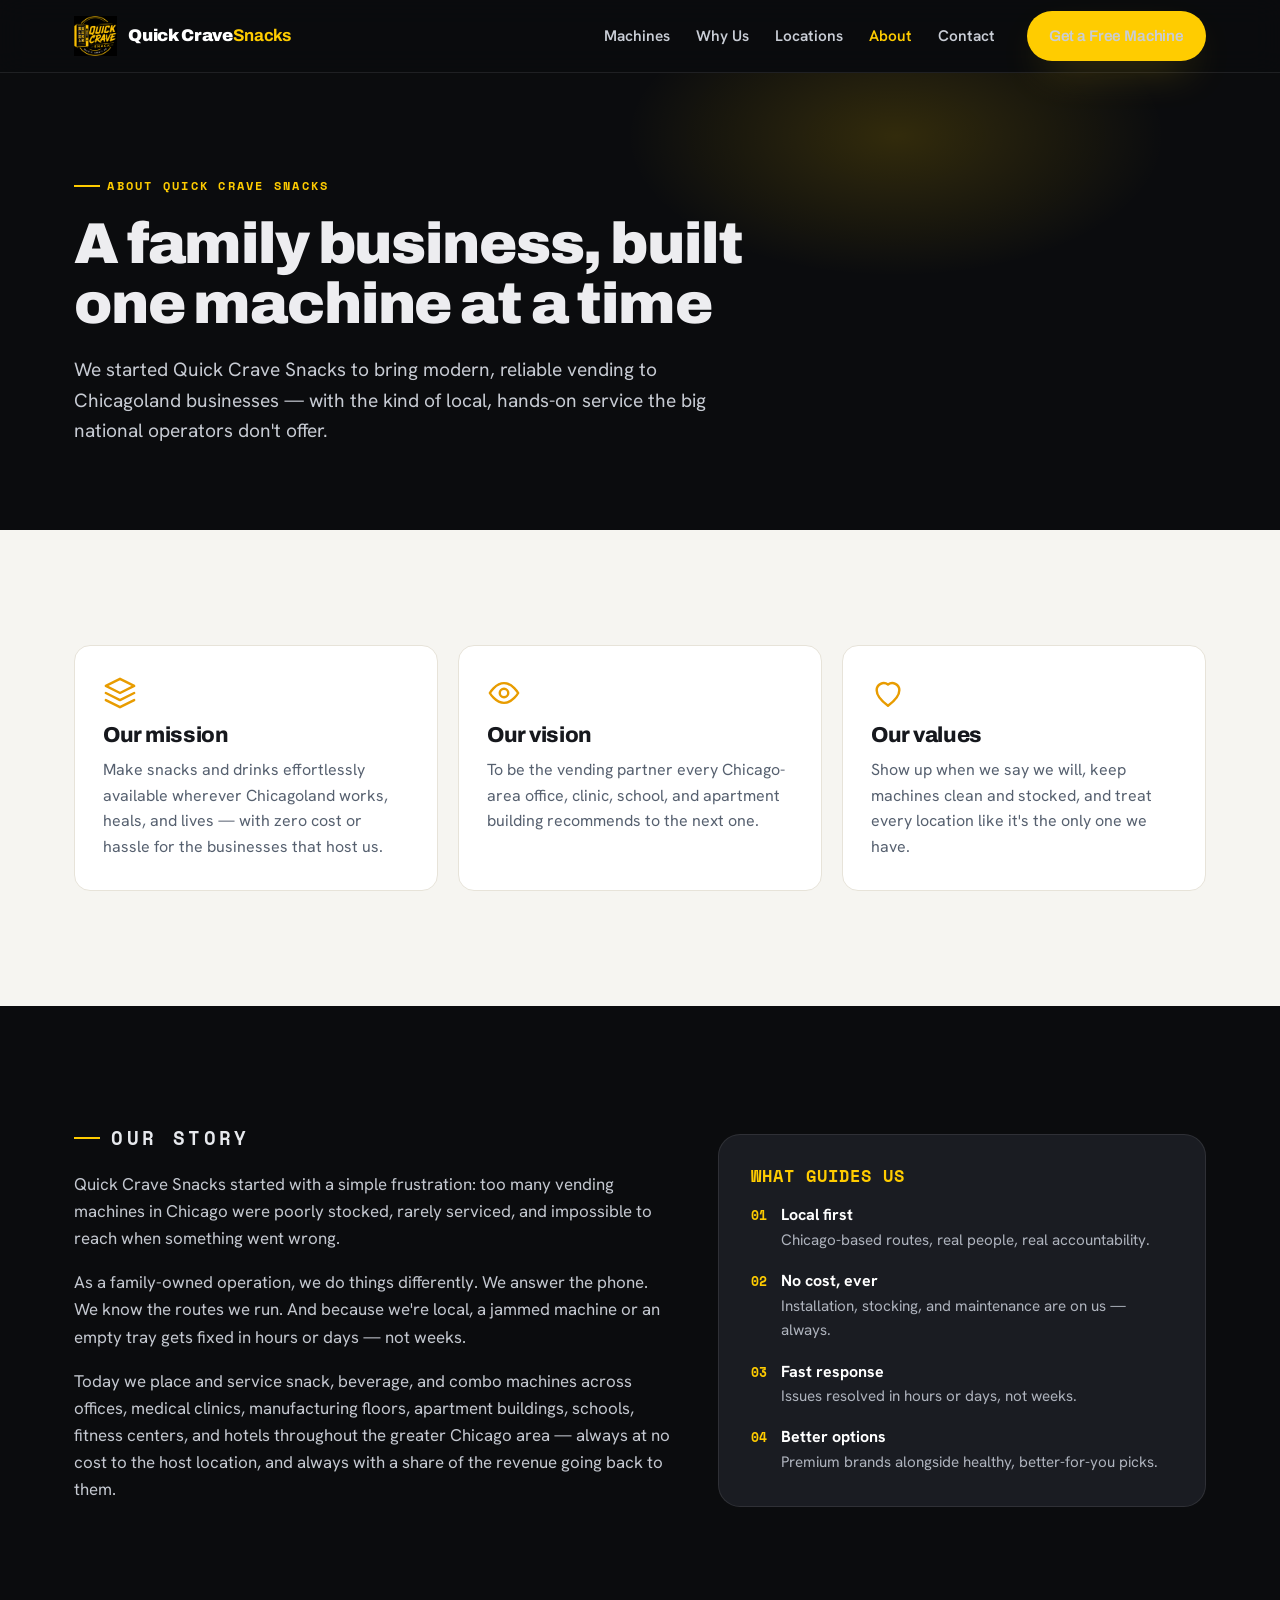
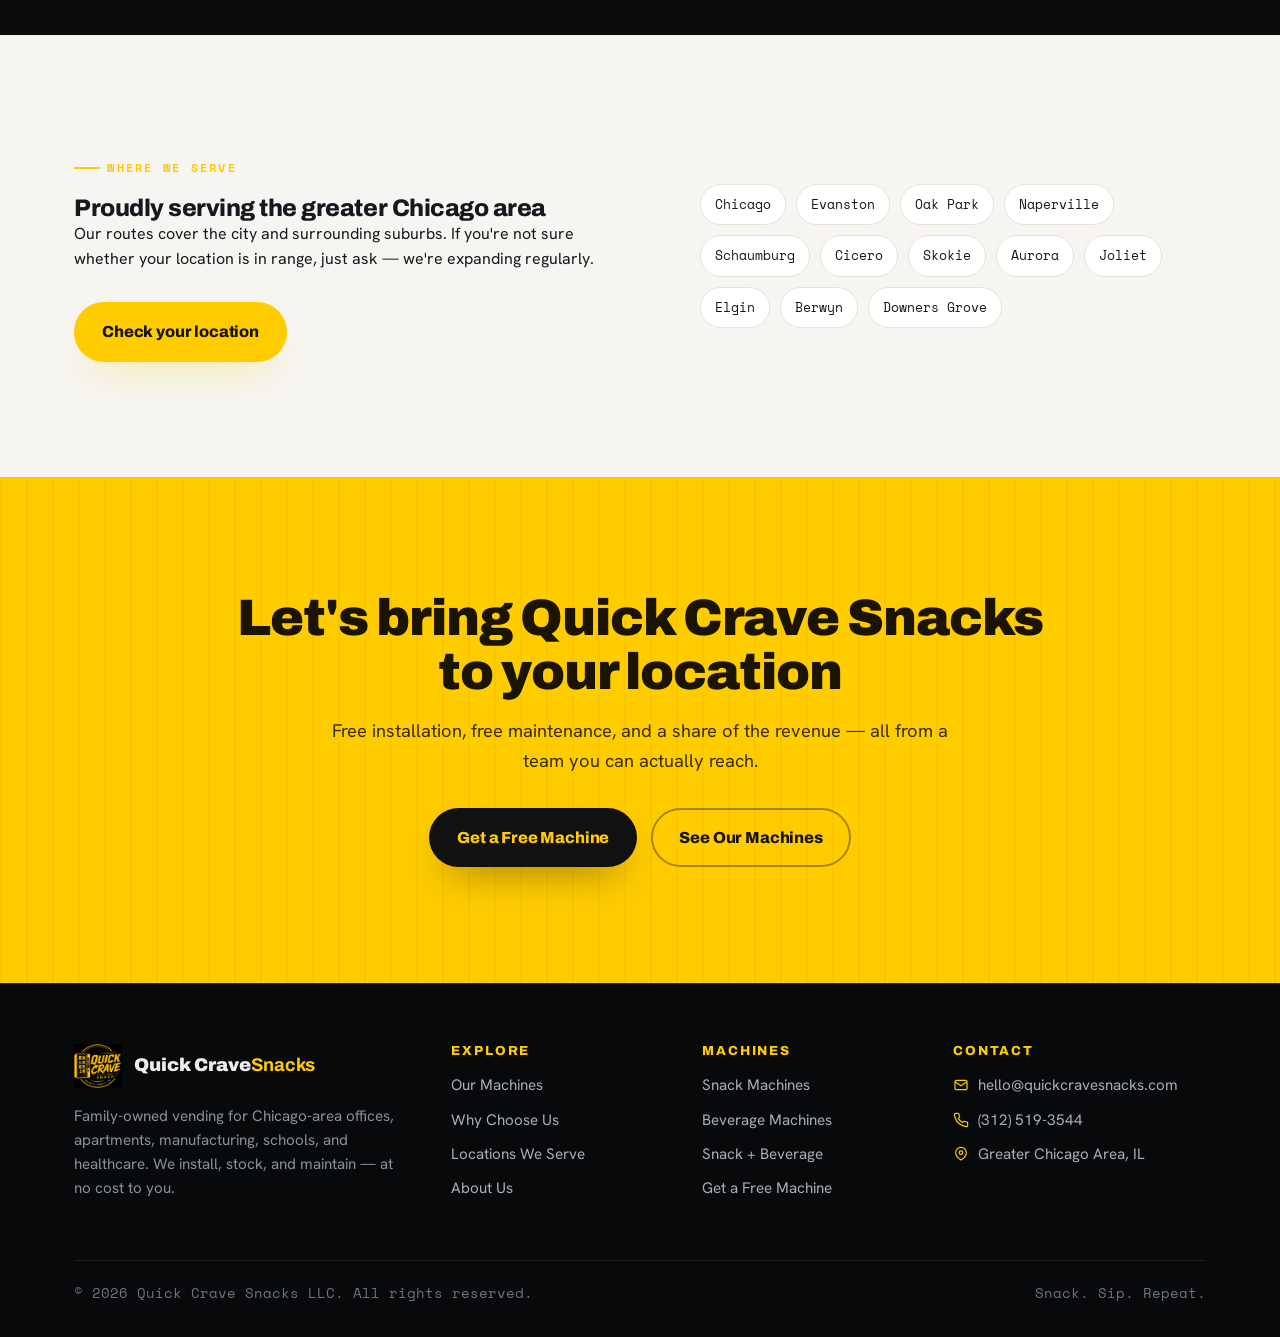
<file: about.html>
<!DOCTYPE html>
<html lang="en">
<head>
  <meta charset="UTF-8" />
  <meta name="viewport" content="width=device-width, initial-scale=1.0" />
  <title>About Us — Quick Crave Snacks</title>
  <meta name="description" content="Quick Crave Snacks is a family-owned vending company serving the greater Chicago area. Learn our story, mission, and the values behind every install." />
  <link rel="icon" type="image/png" href="assets/favicon.png" />
  <link rel="preconnect" href="https://fonts.googleapis.com" />
  <link rel="preconnect" href="https://fonts.gstatic.com" crossorigin />
  <link href="https://fonts.googleapis.com/css2?family=Archivo:wght@600;700;800;900&family=Hanken+Grotesk:wght@400;500;600;700&family=Space+Mono:wght@400;700&display=swap" rel="stylesheet" />
  <link rel="stylesheet" href="css/styles.css" />
</head>
<body>

  <!-- ===================== NAV ===================== -->
  <header class="nav">
    <div class="container nav-inner">
      <a class="nav-logo" href="index.html" aria-label="Quick Crave Snacks home">
        <img src="assets/logo.png" alt="Quick Crave Snacks logo" />
        <span class="wordmark">Quick Crave<b>Snacks</b></span>
      </a>
      <nav class="nav-links" aria-label="Primary">
        <a href="machines.html">Machines</a>
        <a href="index.html#why">Why Us</a>
        <a href="index.html#locations">Locations</a>
        <a href="about.html" class="active">About</a>
        <a href="contact.html">Contact</a>
        <a class="btn btn-primary btn-sm nav-cta" href="contact.html">Get a Free Machine</a>
      </nav>
      <button class="nav-toggle" aria-label="Menu" aria-expanded="false"><span></span><span></span><span></span></button>
    </div>
  </header>

  <main>
  <!-- ===================== PAGE HERO ===================== -->
  <section class="page-hero">
    <div class="container">
      <p class="eyebrow">About Quick Crave Snacks</p>
      <h1>A family business, built one machine at a time</h1>
      <p class="lede">We started Quick Crave Snacks to bring modern, reliable vending to Chicagoland businesses — with the kind of local, hands-on service the big national operators don't offer.</p>
    </div>
  </section>

  <!-- ===================== MISSION / VISION / VALUES ===================== -->
  <section class="section on-light">
    <div class="container">
      <div class="mvv">
        <div class="card reveal">
          <svg class="ic" viewBox="0 0 24 24" fill="none" stroke="currentColor" stroke-width="1.7" stroke-linecap="round" stroke-linejoin="round"><path d="M12 2 2 7l10 5 10-5-10-5Z"/><path d="M2 17l10 5 10-5M2 12l10 5 10-5"/></svg>
          <h3>Our mission</h3>
          <p>Make snacks and drinks effortlessly available wherever Chicagoland works, heals, and lives — with zero cost or hassle for the businesses that host us.</p>
        </div>
        <div class="card reveal">
          <svg class="ic" viewBox="0 0 24 24" fill="none" stroke="currentColor" stroke-width="1.7" stroke-linecap="round" stroke-linejoin="round"><path d="M2 12s4-7 10-7 10 7 10 7-4 7-10 7-10-7-10-7Z"/><circle cx="12" cy="12" r="3"/></svg>
          <h3>Our vision</h3>
          <p>To be the vending partner every Chicago-area office, clinic, school, and apartment building recommends to the next one.</p>
        </div>
        <div class="card reveal">
          <svg class="ic" viewBox="0 0 24 24" fill="none" stroke="currentColor" stroke-width="1.7" stroke-linecap="round" stroke-linejoin="round"><path d="M12 21c-4-3-8-6.5-8-11a5 5 0 0 1 8-4 5 5 0 0 1 8 4c0 4.5-4 8-8 11Z"/></svg>
          <h3>Our values</h3>
          <p>Show up when we say we will, keep machines clean and stocked, and treat every location like it's the only one we have.</p>
        </div>
      </div>
    </div>
  </section>

  <!-- ===================== STORY ===================== -->
  <section class="section">
    <div class="container story">
      <div class="prose">
        <p class="eyebrow">Our story</p>
        <p>Quick Crave Snacks started with a simple frustration: too many vending machines in Chicago were poorly stocked, rarely serviced, and impossible to reach when something went wrong.</p>
        <p>As a family-owned operation, we do things differently. We answer the phone. We know the routes we run. And because we're local, a jammed machine or an empty tray gets fixed in hours or days — not weeks.</p>
        <p>Today we place and service snack, beverage, and combo machines across offices, medical clinics, manufacturing floors, apartment buildings, schools, fitness centers, and hotels throughout the greater Chicago area — always at no cost to the host location, and always with a share of the revenue going back to them.</p>
      </div>
      <aside class="story-aside reveal">
        <h3>What guides us</h3>
        <ul class="values-list">
          <li><span class="v-code">01</span><div><strong>Local first</strong><span>Chicago-based routes, real people, real accountability.</span></div></li>
          <li><span class="v-code">02</span><div><strong>No cost, ever</strong><span>Installation, stocking, and maintenance are on us — always.</span></div></li>
          <li><span class="v-code">03</span><div><strong>Fast response</strong><span>Issues resolved in hours or days, not weeks.</span></div></li>
          <li><span class="v-code">04</span><div><strong>Better options</strong><span>Premium brands alongside healthy, better-for-you picks.</span></div></li>
        </ul>
      </aside>
    </div>
  </section>

  <!-- ===================== SERVICE AREA ===================== -->
  <section class="section on-light">
    <div class="container service-area">
      <div>
        <p class="eyebrow">Where we serve</p>
        <h2>Proudly serving the greater Chicago area</h2>
        <p>Our routes cover the city and surrounding suburbs. If you're not sure whether your location is in range, just ask — we're expanding regularly.</p>
        <a class="btn btn-primary" href="contact.html" style="margin-top:14px">Check your location</a>
      </div>
      <ul class="area-chips">
        <li>Chicago</li><li>Evanston</li><li>Oak Park</li><li>Naperville</li>
        <li>Schaumburg</li><li>Cicero</li><li>Skokie</li><li>Aurora</li>
        <li>Joliet</li><li>Elgin</li><li>Berwyn</li><li>Downers Grove</li>
      </ul>
    </div>
  </section>

  <!-- ===================== CTA ===================== -->
  <section class="section cta-band">
    <div class="container">
      <h2>Let's bring Quick Crave Snacks to your location</h2>
      <p>Free installation, free maintenance, and a share of the revenue — all from a team you can actually reach.</p>
      <div class="hero-ctas" style="justify-content:center">
        <a class="btn btn-primary" href="contact.html">Get a Free Machine</a>
        <a class="btn btn-ghost" href="machines.html">See Our Machines</a>
      </div>
    </div>
  </section>
  </main>

  <!-- ===================== FOOTER ===================== -->
  <footer class="footer">
    <div class="container">
      <div class="footer-grid">
        <div>
          <div class="brand-line">
            <img src="assets/logo.png" alt="Quick Crave Snacks logo" />
            <span class="wordmark">Quick Crave<b>Snacks</b></span>
          </div>
          <p>Family-owned vending for Chicago-area offices, apartments, manufacturing, schools, and healthcare. We install, stock, and maintain — at no cost to you.</p>
        </div>
        <div>
          <h4>Explore</h4>
          <ul>
            <li><a href="machines.html">Our Machines</a></li>
            <li><a href="index.html#why">Why Choose Us</a></li>
            <li><a href="index.html#locations">Locations We Serve</a></li>
            <li><a href="about.html">About Us</a></li>
          </ul>
        </div>
        <div>
          <h4>Machines</h4>
          <ul>
            <li><a href="machines.html#snacks">Snack Machines</a></li>
            <li><a href="machines.html#beverages">Beverage Machines</a></li>
            <li><a href="machines.html#combo">Snack + Beverage</a></li>
            <li><a href="contact.html">Get a Free Machine</a></li>
          </ul>
        </div>
        <div>
          <h4>Contact</h4>
          <ul>
            <li class="contact-line"><svg viewBox="0 0 24 24" fill="none" stroke="currentColor" stroke-width="1.8"><rect x="3" y="5" width="18" height="14" rx="2"/><path d="m3 7 9 6 9-6"/></svg><a href="mailto:hello@quickcravesnacks.com">hello@quickcravesnacks.com</a></li>
            <li class="contact-line"><svg viewBox="0 0 24 24" fill="none" stroke="currentColor" stroke-width="1.8"><path d="M22 16.9v3a2 2 0 0 1-2.2 2 19.8 19.8 0 0 1-8.6-3 19.5 19.5 0 0 1-6-6 19.8 19.8 0 0 1-3-8.6A2 2 0 0 1 4.1 2h3a2 2 0 0 1 2 1.7c.1.9.4 1.8.7 2.7a2 2 0 0 1-.5 2.1L8.1 9.9a16 16 0 0 0 6 6l1.4-1.2a2 2 0 0 1 2.1-.5c.9.3 1.8.6 2.7.7a2 2 0 0 1 1.7 2Z"/></svg><a href="tel:+13125193544">(312) 519-3544</a></li>
            <li class="contact-line"><svg viewBox="0 0 24 24" fill="none" stroke="currentColor" stroke-width="1.8"><path d="M20 10c0 6-8 11-8 11s-8-5-8-11a8 8 0 0 1 16 0Z"/><circle cx="12" cy="10" r="2.6"/></svg><span>Greater Chicago Area, IL</span></li>
          </ul>
        </div>
      </div>
      <div class="footer-bottom">
        <span>© <span id="year">2026</span> Quick Crave Snacks LLC. All rights reserved.</span>
        <span>Snack. Sip. Repeat.</span>
      </div>
    </div>
  </footer>

  <script src="js/main.js"></script>
  <script>document.getElementById('year').textContent = new Date().getFullYear();</script>
</body>
</html>
</file>
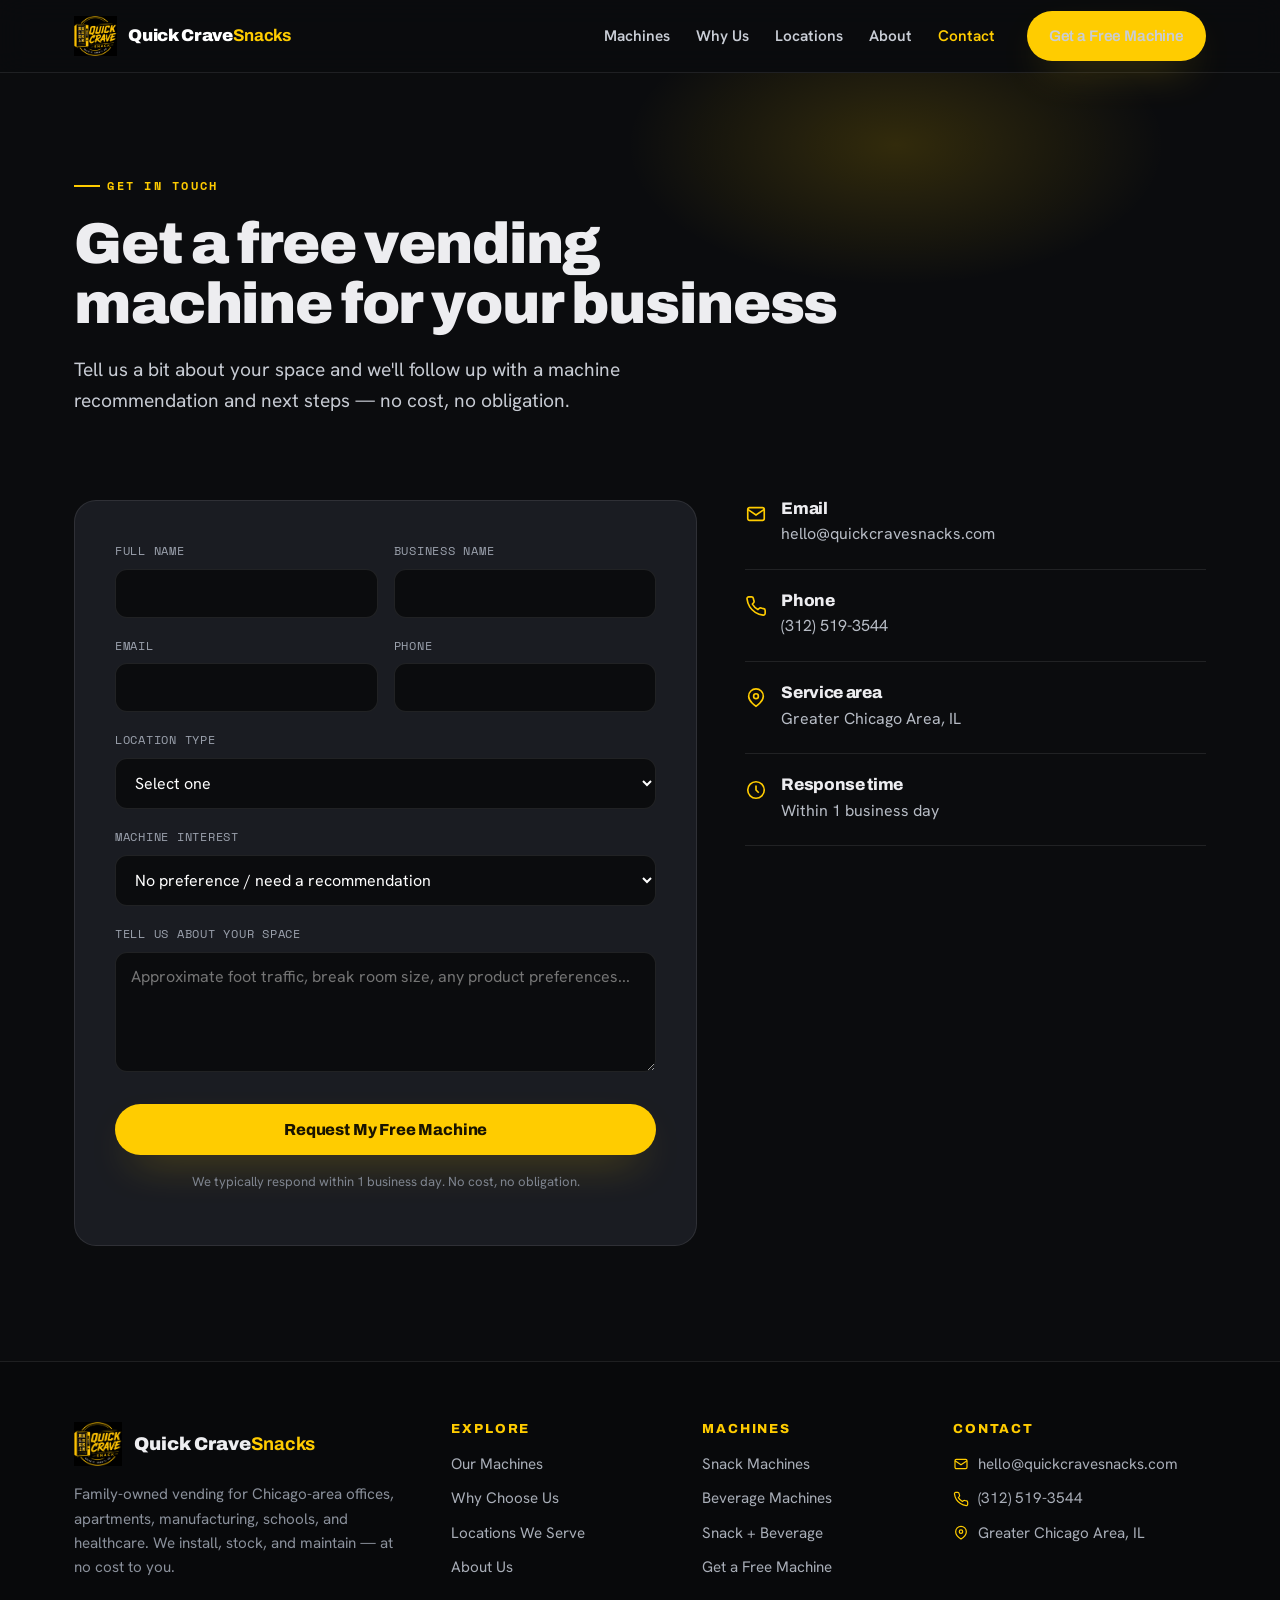
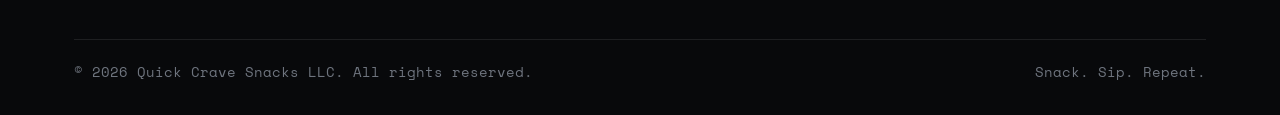
<file: contact.html>
<!DOCTYPE html>
<html lang="en">
<head>
  <meta charset="UTF-8" />
  <meta name="viewport" content="width=device-width, initial-scale=1.0" />
  <title>Get a Free Vending Machine — Contact Quick Crave Snacks</title>
  <meta name="description" content="Request a free vending machine for your Chicago-area business. Tell us about your space and we'll follow up with a recommendation — no cost to install." />
  <link rel="icon" type="image/png" href="assets/favicon.png" />
  <link rel="preconnect" href="https://fonts.googleapis.com" />
  <link rel="preconnect" href="https://fonts.gstatic.com" crossorigin />
  <link href="https://fonts.googleapis.com/css2?family=Archivo:wght@600;700;800;900&family=Hanken+Grotesk:wght@400;500;600;700&family=Space+Mono:wght@400;700&display=swap" rel="stylesheet" />
  <link rel="stylesheet" href="css/styles.css" />
</head>
<body>

  <!-- ===================== NAV ===================== -->
  <header class="nav">
    <div class="container nav-inner">
      <a class="nav-logo" href="index.html" aria-label="Quick Crave Snacks home">
        <img src="assets/logo.png" alt="Quick Crave Snacks logo" />
        <span class="wordmark">Quick Crave<b>Snacks</b></span>
      </a>
      <nav class="nav-links" aria-label="Primary">
        <a href="machines.html">Machines</a>
        <a href="index.html#why">Why Us</a>
        <a href="index.html#locations">Locations</a>
        <a href="about.html">About</a>
        <a href="contact.html" class="active">Contact</a>
        <a class="btn btn-primary btn-sm nav-cta" href="contact.html">Get a Free Machine</a>
      </nav>
      <button class="nav-toggle" aria-label="Menu" aria-expanded="false"><span></span><span></span><span></span></button>
    </div>
  </header>

  <main>
  <!-- ===================== PAGE HERO ===================== -->
  <section class="page-hero">
    <div class="container">
      <p class="eyebrow">Get in touch</p>
      <h1>Get a free vending machine for your business</h1>
      <p class="lede">Tell us a bit about your space and we'll follow up with a machine recommendation and next steps — no cost, no obligation.</p>
    </div>
  </section>

  <!-- ===================== CONTACT FORM + INFO ===================== -->
  <section class="section" style="padding-top:0">
    <div class="container contact-grid">
      <div class="form-card reveal">
        <form action="https://formspree.io/f/YOUR_FORM_ID" method="POST" data-demo="true">
          <div class="field-row">
            <div class="field">
              <label for="name">Full name</label>
              <input type="text" id="name" name="name" required autocomplete="name" />
            </div>
            <div class="field">
              <label for="company">Business name</label>
              <input type="text" id="company" name="company" required autocomplete="organization" />
            </div>
          </div>
          <div class="field-row">
            <div class="field">
              <label for="email">Email</label>
              <input type="email" id="email" name="email" required autocomplete="email" />
            </div>
            <div class="field">
              <label for="phone">Phone</label>
              <input type="tel" id="phone" name="phone" autocomplete="tel" />
            </div>
          </div>
          <div class="field">
            <label for="location-type">Location type</label>
            <select id="location-type" name="location_type">
              <option value="">Select one</option>
              <option>Office</option>
              <option>Medical Clinic</option>
              <option>Manufacturing / Warehouse</option>
              <option>Apartment Building</option>
              <option>School</option>
              <option>Fitness Center</option>
              <option>Hotel</option>
              <option>Other</option>
            </select>
          </div>
          <div class="field">
            <label for="machine-type">Machine interest</label>
            <select id="machine-type" name="machine_type">
              <option value="">No preference / need a recommendation</option>
              <option>Snack Machine</option>
              <option>Beverage Machine</option>
              <option>Snack + Beverage Combo</option>
            </select>
          </div>
          <div class="field">
            <label for="message">Tell us about your space</label>
            <textarea id="message" name="message" placeholder="Approximate foot traffic, break room size, any product preferences..."></textarea>
          </div>
          <button type="submit" class="btn btn-primary">Request My Free Machine</button>
          <p class="form-status" role="status" aria-live="polite"></p>
          <p class="form-note">We typically respond within 1 business day. No cost, no obligation.</p>
        </form>
      </div>

      <aside class="contact-aside reveal">
        <div class="info-block">
          <div class="ic-row">
            <svg viewBox="0 0 24 24" fill="none" stroke="currentColor" stroke-width="1.8"><rect x="3" y="5" width="18" height="14" rx="2"/><path d="m3 7 9 6 9-6"/></svg>
            <div>
              <h3>Email</h3>
              <a href="mailto:hello@quickcravesnacks.com">hello@quickcravesnacks.com</a>
            </div>
          </div>
        </div>
        <div class="info-block">
          <div class="ic-row">
            <svg viewBox="0 0 24 24" fill="none" stroke="currentColor" stroke-width="1.8"><path d="M22 16.9v3a2 2 0 0 1-2.2 2 19.8 19.8 0 0 1-8.6-3 19.5 19.5 0 0 1-6-6 19.8 19.8 0 0 1-3-8.6A2 2 0 0 1 4.1 2h3a2 2 0 0 1 2 1.7c.1.9.4 1.8.7 2.7a2 2 0 0 1-.5 2.1L8.1 9.9a16 16 0 0 0 6 6l1.4-1.2a2 2 0 0 1 2.1-.5c.9.3 1.8.6 2.7.7a2 2 0 0 1 1.7 2Z"/></svg>
            <div>
              <h3>Phone</h3>
              <a href="tel:+13125193544">(312) 519-3544</a>
            </div>
          </div>
        </div>
        <div class="info-block">
          <div class="ic-row">
            <svg viewBox="0 0 24 24" fill="none" stroke="currentColor" stroke-width="1.8"><path d="M20 10c0 6-8 11-8 11s-8-5-8-11a8 8 0 0 1 16 0Z"/><circle cx="12" cy="10" r="2.6"/></svg>
            <div>
              <h3>Service area</h3>
              <p>Greater Chicago Area, IL</p>
            </div>
          </div>
        </div>
        <div class="info-block">
          <div class="ic-row">
            <svg viewBox="0 0 24 24" fill="none" stroke="currentColor" stroke-width="1.8"><circle cx="12" cy="12" r="9"/><path d="M12 7v5l3 3"/></svg>
            <div>
              <h3>Response time</h3>
              <p>Within 1 business day</p>
            </div>
          </div>
        </div>
      </aside>
    </div>
  </section>
  </main>

  <!-- ===================== FOOTER ===================== -->
  <footer class="footer">
    <div class="container">
      <div class="footer-grid">
        <div>
          <div class="brand-line">
            <img src="assets/logo.png" alt="Quick Crave Snacks logo" />
            <span class="wordmark">Quick Crave<b>Snacks</b></span>
          </div>
          <p>Family-owned vending for Chicago-area offices, apartments, manufacturing, schools, and healthcare. We install, stock, and maintain — at no cost to you.</p>
        </div>
        <div>
          <h4>Explore</h4>
          <ul>
            <li><a href="machines.html">Our Machines</a></li>
            <li><a href="index.html#why">Why Choose Us</a></li>
            <li><a href="index.html#locations">Locations We Serve</a></li>
            <li><a href="about.html">About Us</a></li>
          </ul>
        </div>
        <div>
          <h4>Machines</h4>
          <ul>
            <li><a href="machines.html#snacks">Snack Machines</a></li>
            <li><a href="machines.html#beverages">Beverage Machines</a></li>
            <li><a href="machines.html#combo">Snack + Beverage</a></li>
            <li><a href="contact.html">Get a Free Machine</a></li>
          </ul>
        </div>
        <div>
          <h4>Contact</h4>
          <ul>
            <li class="contact-line"><svg viewBox="0 0 24 24" fill="none" stroke="currentColor" stroke-width="1.8"><rect x="3" y="5" width="18" height="14" rx="2"/><path d="m3 7 9 6 9-6"/></svg><a href="mailto:hello@quickcravesnacks.com">hello@quickcravesnacks.com</a></li>
            <li class="contact-line"><svg viewBox="0 0 24 24" fill="none" stroke="currentColor" stroke-width="1.8"><path d="M22 16.9v3a2 2 0 0 1-2.2 2 19.8 19.8 0 0 1-8.6-3 19.5 19.5 0 0 1-6-6 19.8 19.8 0 0 1-3-8.6A2 2 0 0 1 4.1 2h3a2 2 0 0 1 2 1.7c.1.9.4 1.8.7 2.7a2 2 0 0 1-.5 2.1L8.1 9.9a16 16 0 0 0 6 6l1.4-1.2a2 2 0 0 1 2.1-.5c.9.3 1.8.6 2.7.7a2 2 0 0 1 1.7 2Z"/></svg><a href="tel:+13125193544">(312) 519-3544</a></li>
            <li class="contact-line"><svg viewBox="0 0 24 24" fill="none" stroke="currentColor" stroke-width="1.8"><path d="M20 10c0 6-8 11-8 11s-8-5-8-11a8 8 0 0 1 16 0Z"/><circle cx="12" cy="10" r="2.6"/></svg><span>Greater Chicago Area, IL</span></li>
          </ul>
        </div>
      </div>
      <div class="footer-bottom">
        <span>© <span id="year">2026</span> Quick Crave Snacks LLC. All rights reserved.</span>
        <span>Snack. Sip. Repeat.</span>
      </div>
    </div>
  </footer>

  <script src="js/main.js"></script>
  <script>document.getElementById('year').textContent = new Date().getFullYear();</script>
</body>
</html>
</file>
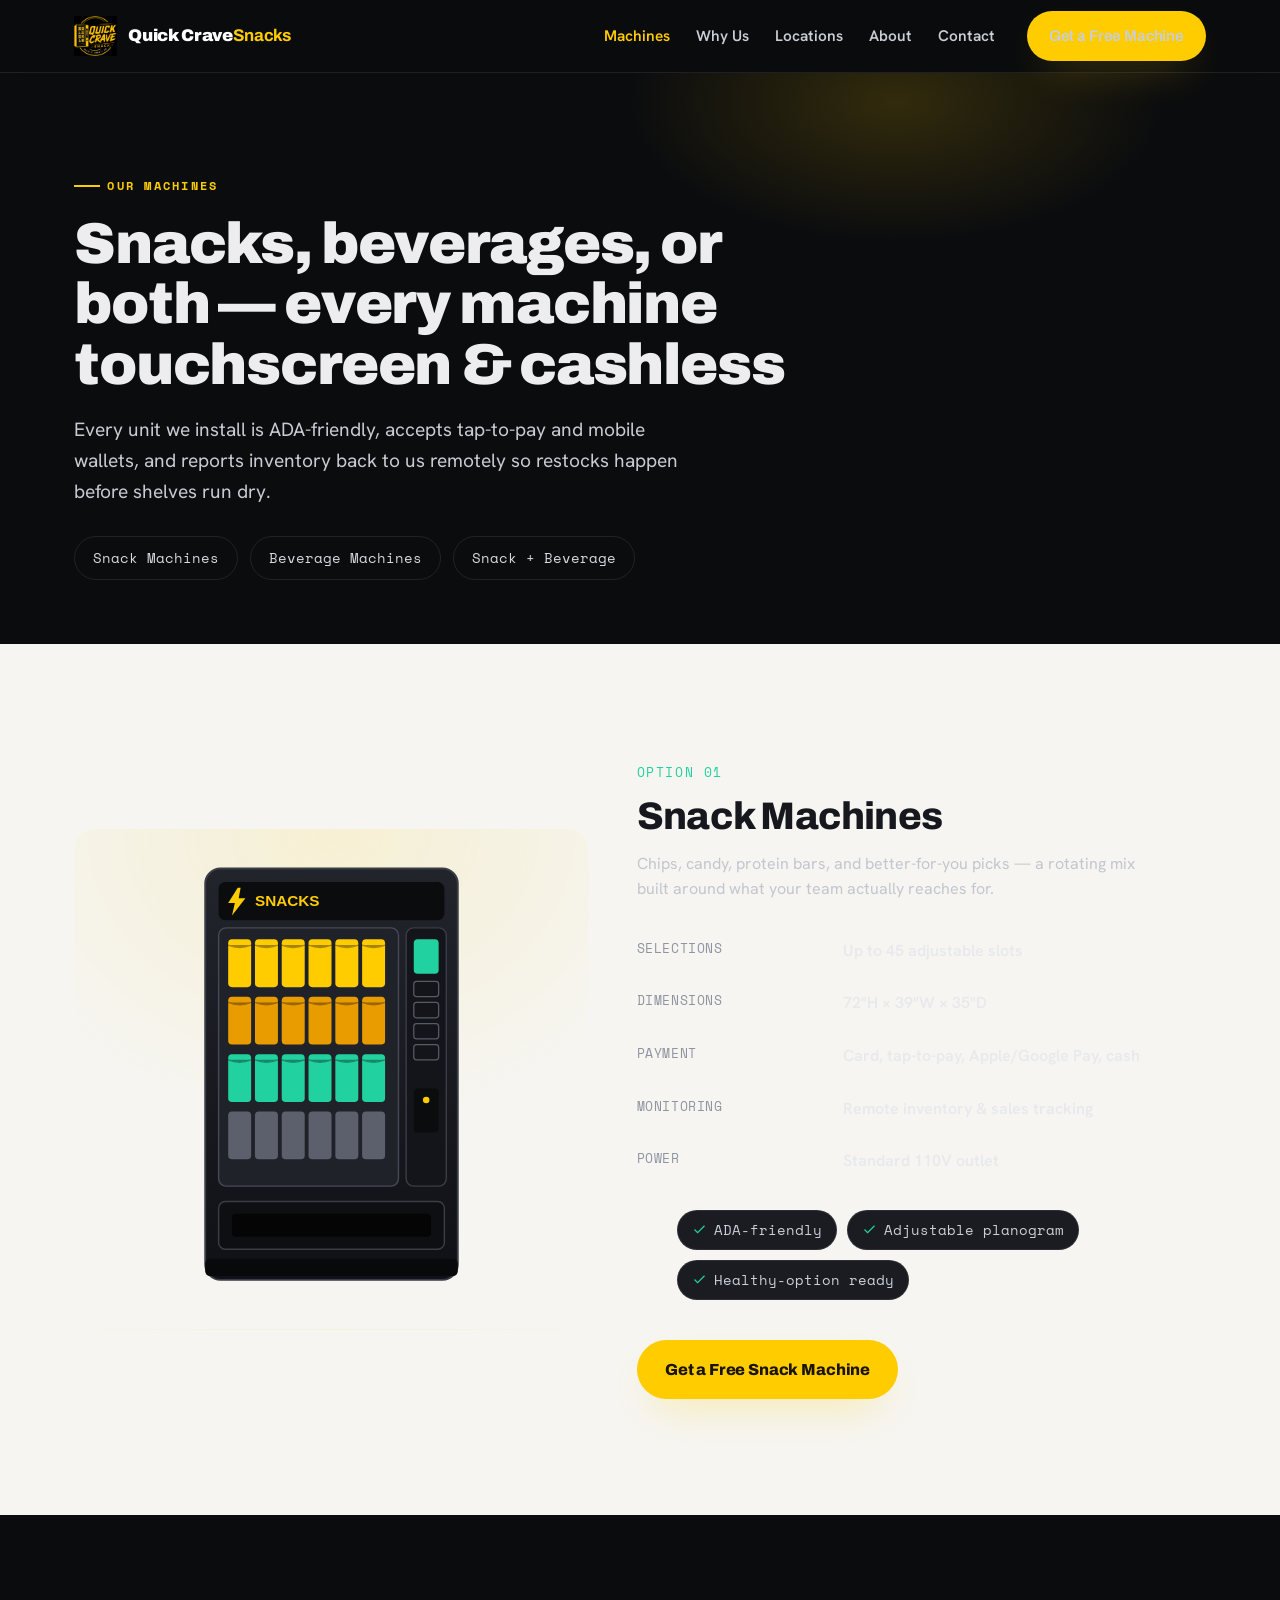
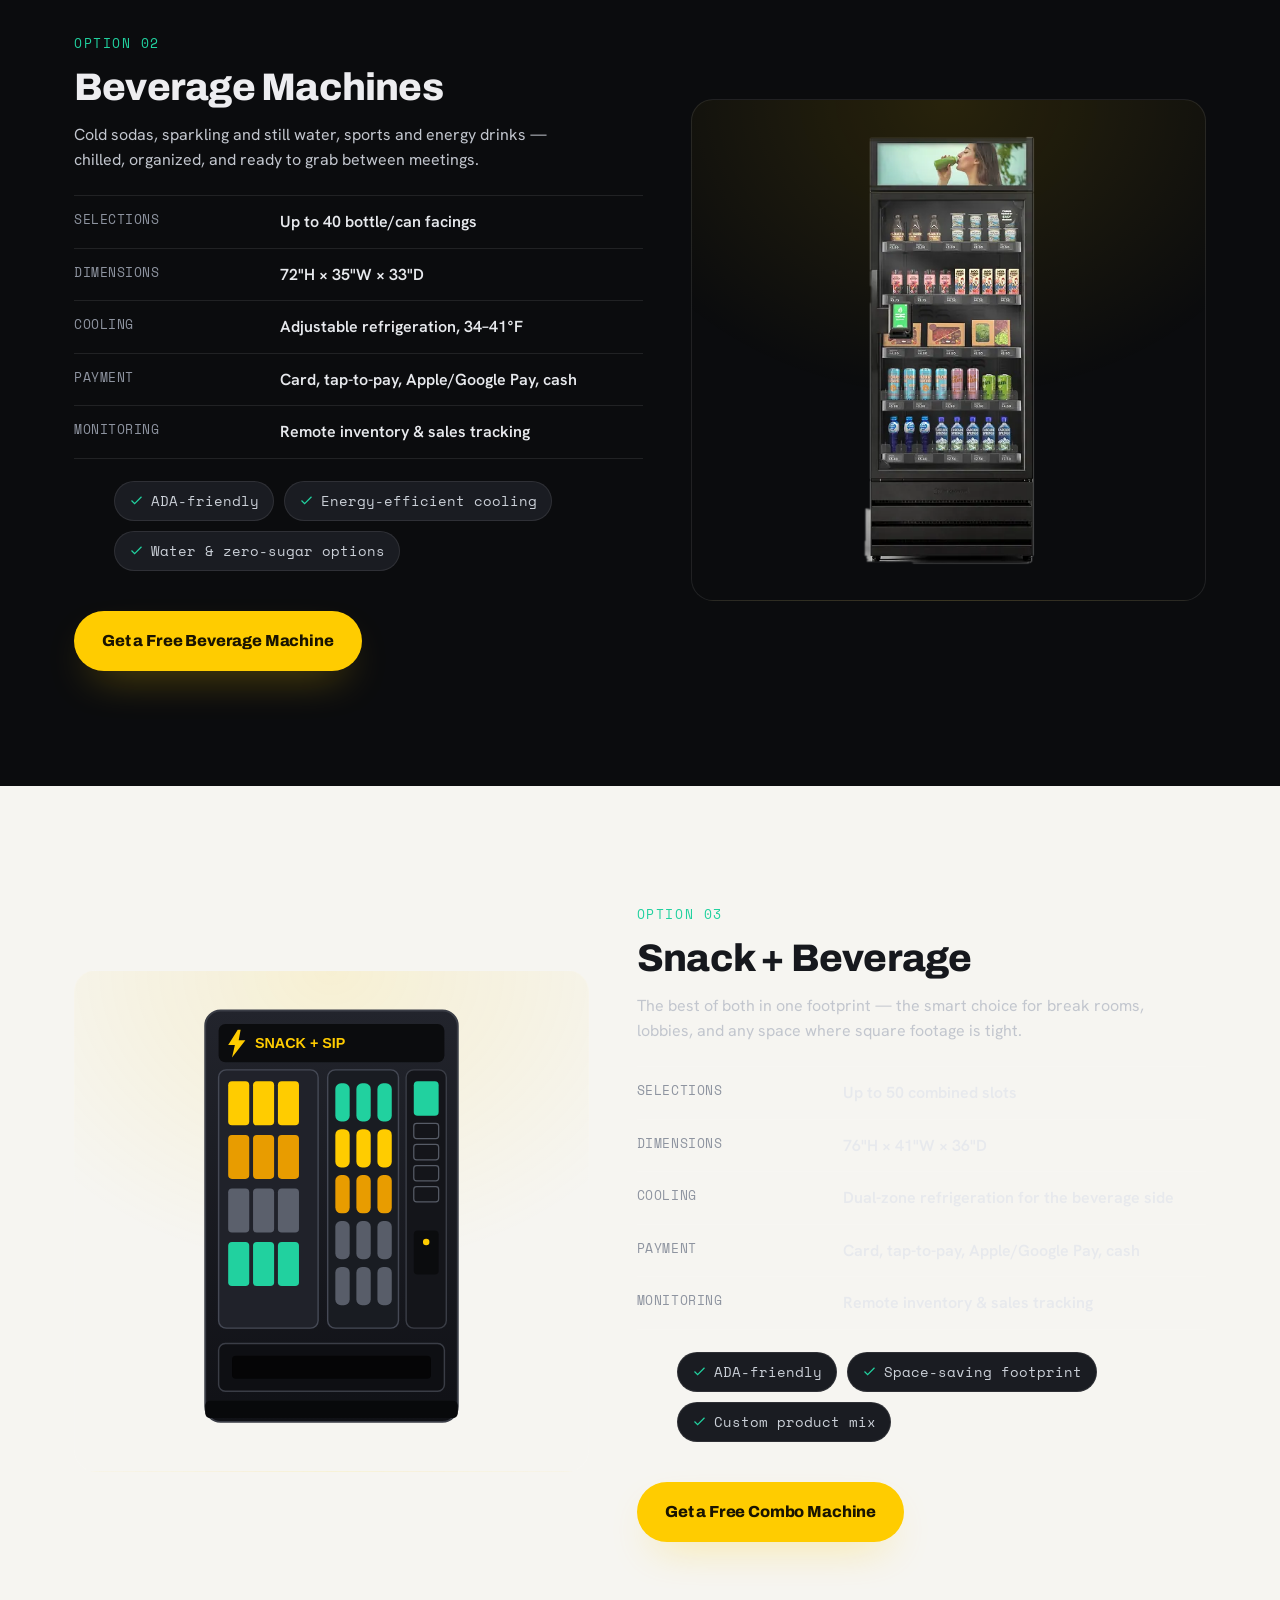
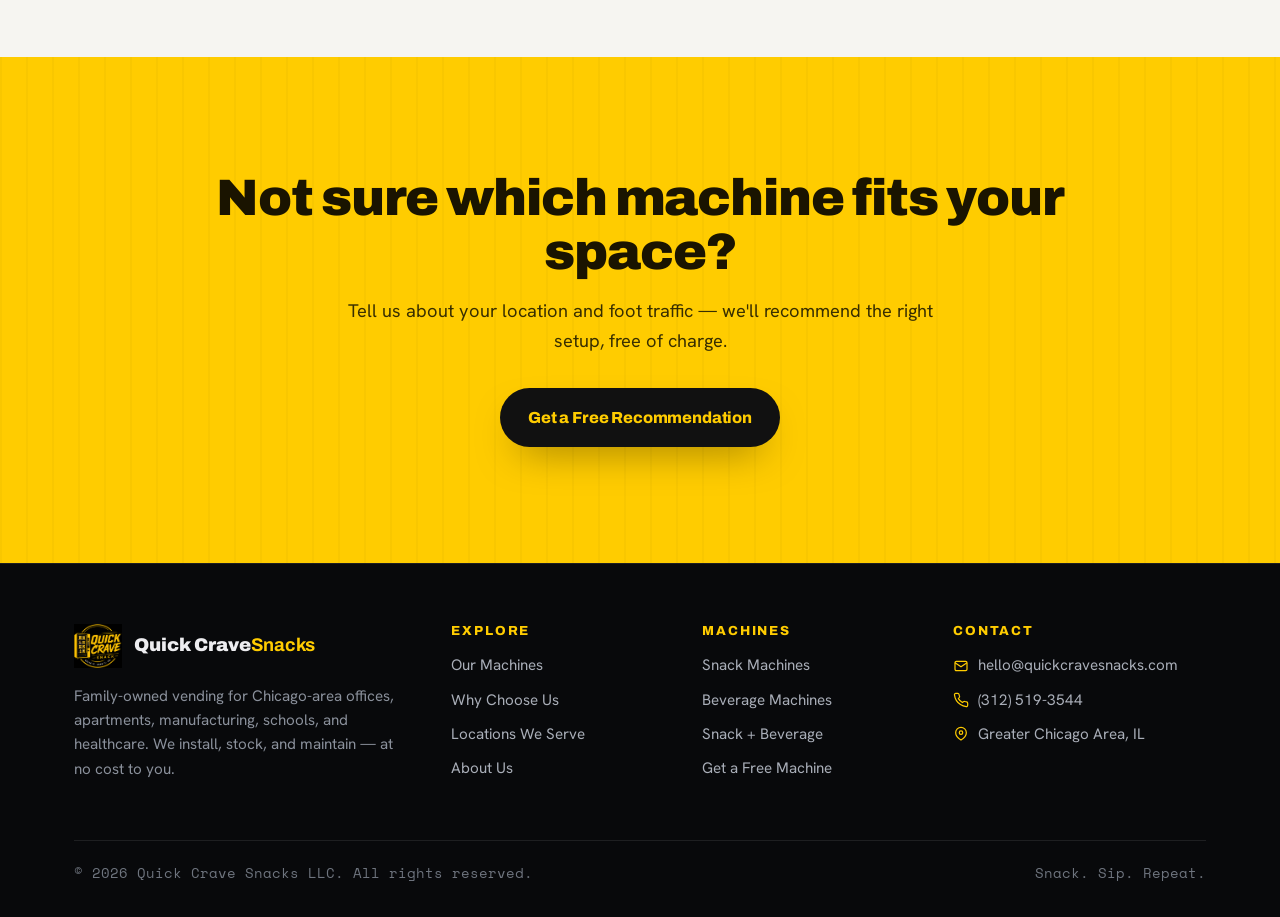
<file: machines.html>
<!DOCTYPE html>
<html lang="en">
<head>
  <meta charset="UTF-8" />
  <meta name="viewport" content="width=device-width, initial-scale=1.0" />
  <title>Our Machines — Quick Crave Snacks</title>
  <meta name="description" content="Snack, beverage, and combo vending machines from Quick Crave Snacks — touchscreen, cashless, ADA-friendly, and remotely monitored. Free for Chicago-area businesses." />
  <link rel="icon" type="image/png" href="assets/favicon.png" />
  <link rel="preconnect" href="https://fonts.googleapis.com" />
  <link rel="preconnect" href="https://fonts.gstatic.com" crossorigin />
  <link href="https://fonts.googleapis.com/css2?family=Archivo:wght@600;700;800;900&family=Hanken+Grotesk:wght@400;500;600;700&family=Space+Mono:wght@400;700&display=swap" rel="stylesheet" />
  <link rel="stylesheet" href="css/styles.css" />
</head>
<body>

  <!-- ===================== NAV ===================== -->
  <header class="nav">
    <div class="container nav-inner">
      <a class="nav-logo" href="index.html" aria-label="Quick Crave Snacks home">
        <img src="assets/logo.png" alt="Quick Crave Snacks logo" />
        <span class="wordmark">Quick Crave<b>Snacks</b></span>
      </a>
      <nav class="nav-links" aria-label="Primary">
        <a href="machines.html" class="active">Machines</a>
        <a href="index.html#why">Why Us</a>
        <a href="index.html#locations">Locations</a>
        <a href="about.html">About</a>
        <a href="contact.html">Contact</a>
        <a class="btn btn-primary btn-sm nav-cta" href="contact.html">Get a Free Machine</a>
      </nav>
      <button class="nav-toggle" aria-label="Menu" aria-expanded="false"><span></span><span></span><span></span></button>
    </div>
  </header>

  <main>
  <!-- ===================== PAGE HERO ===================== -->
  <section class="page-hero">
    <div class="container">
      <p class="eyebrow">Our machines</p>
      <h1>Snacks, beverages, or both — every machine touchscreen &amp; cashless</h1>
      <p class="lede">Every unit we install is ADA-friendly, accepts tap-to-pay and mobile wallets, and reports inventory back to us remotely so restocks happen before shelves run dry.</p>
      <nav class="machine-nav" aria-label="Jump to machine type">
        <a href="#snacks">Snack Machines</a>
        <a href="#beverages">Beverage Machines</a>
        <a href="#combo">Snack + Beverage</a>
      </nav>
    </div>
  </section>

  <!-- ===================== SNACKS ===================== -->
  <section class="section on-light" id="snacks">
    <div class="container spec-block">
      <div class="spec-art reveal">
        <img src="assets/img/snack-machine.svg" alt="Quick Crave Snacks snack vending machine" />
      </div>
      <div class="spec-content">
        <span class="kicker">Option 01</span>
        <h2>Snack Machines</h2>
        <p>Chips, candy, protein bars, and better-for-you picks — a rotating mix built around what your team actually reaches for.</p>
        <ul class="spec-table">
          <li><span class="k">Selections</span><span class="val">Up to 45 adjustable slots</span></li>
          <li><span class="k">Dimensions</span><span class="val">72"H × 39"W × 35"D</span></li>
          <li><span class="k">Payment</span><span class="val">Card, tap-to-pay, Apple/Google Pay, cash</span></li>
          <li><span class="k">Monitoring</span><span class="val">Remote inventory &amp; sales tracking</span></li>
          <li><span class="k">Power</span><span class="val">Standard 110V outlet</span></li>
        </ul>
        <ul class="feature-pills">
          <li><svg viewBox="0 0 24 24" fill="none" stroke="currentColor" stroke-width="2"><path d="M20 6 9 17l-5-5"/></svg>ADA-friendly</li>
          <li><svg viewBox="0 0 24 24" fill="none" stroke="currentColor" stroke-width="2"><path d="M20 6 9 17l-5-5"/></svg>Adjustable planogram</li>
          <li><svg viewBox="0 0 24 24" fill="none" stroke="currentColor" stroke-width="2"><path d="M20 6 9 17l-5-5"/></svg>Healthy-option ready</li>
        </ul>
        <a class="btn btn-primary" href="contact.html" style="margin-top:24px">Get a Free Snack Machine</a>
      </div>
    </div>
  </section>

  <!-- ===================== BEVERAGES ===================== -->
  <section class="section" id="beverages">
    <div class="container spec-block flip">
      <div class="spec-art reveal">
        <img src="assets/img/beverage-machine.png" alt="Quick Crave Snacks beverage vending machine" />
      </div>
      <div class="spec-content">
        <span class="kicker">Option 02</span>
        <h2>Beverage Machines</h2>
        <p>Cold sodas, sparkling and still water, sports and energy drinks — chilled, organized, and ready to grab between meetings.</p>
        <ul class="spec-table">
          <li><span class="k">Selections</span><span class="val">Up to 40 bottle/can facings</span></li>
          <li><span class="k">Dimensions</span><span class="val">72"H × 35"W × 33"D</span></li>
          <li><span class="k">Cooling</span><span class="val">Adjustable refrigeration, 34–41°F</span></li>
          <li><span class="k">Payment</span><span class="val">Card, tap-to-pay, Apple/Google Pay, cash</span></li>
          <li><span class="k">Monitoring</span><span class="val">Remote inventory &amp; sales tracking</span></li>
        </ul>
        <ul class="feature-pills">
          <li><svg viewBox="0 0 24 24" fill="none" stroke="currentColor" stroke-width="2"><path d="M20 6 9 17l-5-5"/></svg>ADA-friendly</li>
          <li><svg viewBox="0 0 24 24" fill="none" stroke="currentColor" stroke-width="2"><path d="M20 6 9 17l-5-5"/></svg>Energy-efficient cooling</li>
          <li><svg viewBox="0 0 24 24" fill="none" stroke="currentColor" stroke-width="2"><path d="M20 6 9 17l-5-5"/></svg>Water &amp; zero-sugar options</li>
        </ul>
        <a class="btn btn-primary" href="contact.html" style="margin-top:24px">Get a Free Beverage Machine</a>
      </div>
    </div>
  </section>

  <!-- ===================== COMBO ===================== -->
  <section class="section on-light" id="combo">
    <div class="container spec-block">
      <div class="spec-art reveal">
        <img src="assets/img/combo-machine.svg" alt="Quick Crave Snacks combination snack and beverage vending machine" />
      </div>
      <div class="spec-content">
        <span class="kicker">Option 03</span>
        <h2>Snack + Beverage</h2>
        <p>The best of both in one footprint — the smart choice for break rooms, lobbies, and any space where square footage is tight.</p>
        <ul class="spec-table">
          <li><span class="k">Selections</span><span class="val">Up to 50 combined slots</span></li>
          <li><span class="k">Dimensions</span><span class="val">76"H × 41"W × 36"D</span></li>
          <li><span class="k">Cooling</span><span class="val">Dual-zone refrigeration for the beverage side</span></li>
          <li><span class="k">Payment</span><span class="val">Card, tap-to-pay, Apple/Google Pay, cash</span></li>
          <li><span class="k">Monitoring</span><span class="val">Remote inventory &amp; sales tracking</span></li>
        </ul>
        <ul class="feature-pills">
          <li><svg viewBox="0 0 24 24" fill="none" stroke="currentColor" stroke-width="2"><path d="M20 6 9 17l-5-5"/></svg>ADA-friendly</li>
          <li><svg viewBox="0 0 24 24" fill="none" stroke="currentColor" stroke-width="2"><path d="M20 6 9 17l-5-5"/></svg>Space-saving footprint</li>
          <li><svg viewBox="0 0 24 24" fill="none" stroke="currentColor" stroke-width="2"><path d="M20 6 9 17l-5-5"/></svg>Custom product mix</li>
        </ul>
        <a class="btn btn-primary" href="contact.html" style="margin-top:24px">Get a Free Combo Machine</a>
      </div>
    </div>
  </section>

  <!-- ===================== CTA ===================== -->
  <section class="section cta-band">
    <div class="container">
      <h2>Not sure which machine fits your space?</h2>
      <p>Tell us about your location and foot traffic — we'll recommend the right setup, free of charge.</p>
      <div class="hero-ctas" style="justify-content:center">
        <a class="btn btn-primary" href="contact.html">Get a Free Recommendation</a>
      </div>
    </div>
  </section>
  </main>

  <!-- ===================== FOOTER ===================== -->
  <footer class="footer">
    <div class="container">
      <div class="footer-grid">
        <div>
          <div class="brand-line">
            <img src="assets/logo.png" alt="Quick Crave Snacks logo" />
            <span class="wordmark">Quick Crave<b>Snacks</b></span>
          </div>
          <p>Family-owned vending for Chicago-area offices, apartments, manufacturing, schools, and healthcare. We install, stock, and maintain — at no cost to you.</p>
        </div>
        <div>
          <h4>Explore</h4>
          <ul>
            <li><a href="machines.html">Our Machines</a></li>
            <li><a href="index.html#why">Why Choose Us</a></li>
            <li><a href="index.html#locations">Locations We Serve</a></li>
            <li><a href="about.html">About Us</a></li>
          </ul>
        </div>
        <div>
          <h4>Machines</h4>
          <ul>
            <li><a href="machines.html#snacks">Snack Machines</a></li>
            <li><a href="machines.html#beverages">Beverage Machines</a></li>
            <li><a href="machines.html#combo">Snack + Beverage</a></li>
            <li><a href="contact.html">Get a Free Machine</a></li>
          </ul>
        </div>
        <div>
          <h4>Contact</h4>
          <ul>
            <li class="contact-line"><svg viewBox="0 0 24 24" fill="none" stroke="currentColor" stroke-width="1.8"><rect x="3" y="5" width="18" height="14" rx="2"/><path d="m3 7 9 6 9-6"/></svg><a href="mailto:hello@quickcravesnacks.com">hello@quickcravesnacks.com</a></li>
            <li class="contact-line"><svg viewBox="0 0 24 24" fill="none" stroke="currentColor" stroke-width="1.8"><path d="M22 16.9v3a2 2 0 0 1-2.2 2 19.8 19.8 0 0 1-8.6-3 19.5 19.5 0 0 1-6-6 19.8 19.8 0 0 1-3-8.6A2 2 0 0 1 4.1 2h3a2 2 0 0 1 2 1.7c.1.9.4 1.8.7 2.7a2 2 0 0 1-.5 2.1L8.1 9.9a16 16 0 0 0 6 6l1.4-1.2a2 2 0 0 1 2.1-.5c.9.3 1.8.6 2.7.7a2 2 0 0 1 1.7 2Z"/></svg><a href="tel:+13125193544">(312) 519-3544</a></li>
            <li class="contact-line"><svg viewBox="0 0 24 24" fill="none" stroke="currentColor" stroke-width="1.8"><path d="M20 10c0 6-8 11-8 11s-8-5-8-11a8 8 0 0 1 16 0Z"/><circle cx="12" cy="10" r="2.6"/></svg><span>Greater Chicago Area, IL</span></li>
          </ul>
        </div>
      </div>
      <div class="footer-bottom">
        <span>© <span id="year">2026</span> Quick Crave Snacks LLC. All rights reserved.</span>
        <span>Snack. Sip. Repeat.</span>
      </div>
    </div>
  </footer>

  <script src="js/main.js"></script>
  <script>document.getElementById('year').textContent = new Date().getFullYear();</script>
</body>
</html>
</file>
<file: css/styles.css>
/* ==========================================================================
   Quick Crave Snacks — brand stylesheet
   Palette derived from the logo: black + golden amber (#FFCC00).
   Added: Fresh Mint (#21D19F) for "healthy/go", warm Paper for light sections.
   Type: Archivo (display) / Hanken Grotesk (body) / Space Mono (vend codes).
   ========================================================================== */

:root {
  --ink:      #0B0C0E;   /* near-black background          */
  --ink-2:    #131419;   /* raised dark surface            */
  --ink-3:    #1A1C22;   /* card on dark                   */
  --gold:     #FFCC00;   /* brand yellow (from logo)       */
  --gold-2:   #E89C00;   /* deep amber (from logo)         */
  --mint:     #21D19F;   /* fresh / healthy / "go"         */
  --mint-ink: #04231B;
  --paper:    #F6F5F1;   /* light section background       */
  --paper-2:  #FFFFFF;
  --slate:    #56606F;   /* muted text on light            */
  --charcoal: #16181D;   /* dark text on light             */
  --line-d:   rgba(255,255,255,.09);  /* borders on dark   */
  --line-l:   #E7E3D9;                /* borders on light  */
  --gold-soft: rgba(255,204,0,.14);

  --container: 1180px;
  --radius: 16px;
  --radius-lg: 22px;
  --shadow: 0 24px 60px -28px rgba(0,0,0,.55);
  --shadow-gold: 0 18px 44px -18px rgba(255,204,0,.45);

  --f-display: 'Archivo', system-ui, sans-serif;
  --f-body: 'Hanken Grotesk', system-ui, sans-serif;
  --f-mono: 'Space Mono', ui-monospace, monospace;
}

* { box-sizing: border-box; }

html { scroll-behavior: smooth; scroll-padding-top: 88px; }

body {
  margin: 0;
  font-family: var(--f-body);
  background: var(--ink);
  color: #EDEDF0;
  line-height: 1.6;
  -webkit-font-smoothing: antialiased;
  text-rendering: optimizeLegibility;
}

img, svg { max-width: 100%; display: block; }
a { color: inherit; text-decoration: none; }

h1, h2, h3, h4 {
  font-family: var(--f-display);
  line-height: 1.05;
  letter-spacing: -.02em;
  margin: 0;
  font-weight: 800;
}

p { margin: 0 0 1em; }

.container { width: 100%; max-width: var(--container); margin-inline: auto; padding-inline: 24px; }

/* ---- Eyebrow / section headers ---------------------------------------- */
.eyebrow {
  font-family: var(--f-mono);
  font-size: .78rem;
  font-weight: 700;
  letter-spacing: .18em;
  text-transform: uppercase;
  color: var(--gold);
  display: inline-flex;
  align-items: center;
  gap: .6em;
  margin: 0 0 18px;
}
.eyebrow::before {
  content: "";
  width: 26px; height: 2px;
  background: var(--gold);
  display: inline-block;
}
.section-head { max-width: 720px; margin-bottom: 48px; }
.section-head.center { margin-inline: auto; text-align: center; }
.section-head.center .eyebrow { justify-content: center; }
.section-head h2 { font-size: clamp(1.9rem, 4vw, 3rem); }
.section-head p { margin-top: 16px; font-size: 1.08rem; color: #B9BDC6; }
.on-light .section-head p { color: var(--slate); }

/* ---- Buttons ---------------------------------------------------------- */
.btn {
  --b: var(--gold);
  display: inline-flex; align-items: center; gap: .55em;
  font-family: var(--f-display);
  font-weight: 800;
  font-size: 1rem;
  letter-spacing: -.01em;
  padding: 15px 26px;
  border-radius: 999px;
  border: 2px solid transparent;
  cursor: pointer;
  transition: transform .18s ease, box-shadow .18s ease, background .18s ease, color .18s ease;
  white-space: nowrap;
}
.btn svg { width: 18px; height: 18px; }
.btn-primary { background: var(--gold); color: #1A1400; box-shadow: var(--shadow-gold); }
.btn-primary:hover { transform: translateY(-2px); background: #FFD633; }
.btn-ghost { background: transparent; color: #fff; border-color: rgba(255,255,255,.28); }
.btn-ghost:hover { border-color: var(--gold); color: var(--gold); transform: translateY(-2px); }
.on-light .btn-ghost { color: var(--charcoal); border-color: #C9C4B8; }
.on-light .btn-ghost:hover { color: var(--gold-2); border-color: var(--gold-2); }
.btn-mint { background: var(--mint); color: var(--mint-ink); }
.btn-mint:hover { transform: translateY(-2px); background: #34E0AF; }
.btn-sm { padding: 11px 20px; font-size: .92rem; }

.link-arrow {
  font-family: var(--f-mono); font-size: .9rem; font-weight: 700;
  color: var(--gold); display: inline-flex; align-items: center; gap: .4em;
  transition: gap .2s ease;
}
.link-arrow:hover { gap: .8em; }
.on-light .link-arrow { color: var(--gold-2); }

/* ---- Navigation ------------------------------------------------------- */
.nav {
  position: sticky; top: 0; z-index: 100;
  background: rgba(11,12,14,.72);
  backdrop-filter: blur(14px);
  border-bottom: 1px solid var(--line-d);
  transition: background .25s ease, box-shadow .25s ease;
}
.nav.scrolled { background: rgba(11,12,14,.94); box-shadow: 0 10px 30px -20px #000; }
.nav-inner { display: flex; align-items: center; gap: 28px; height: 72px; }
.nav-logo { display: flex; align-items: center; gap: 11px; }
.nav-logo img { height: 40px; width: auto; }
.nav-logo .wordmark { font-family: var(--f-display); font-weight: 900; font-size: 1.06rem; letter-spacing: -.02em; color: #fff; line-height: 1; }
.nav-logo .wordmark b { color: var(--gold); }
.nav-links { display: flex; gap: 26px; margin-left: auto; align-items: center; }
.nav-links a { font-size: .96rem; font-weight: 600; color: #C9CDD5; transition: color .16s ease; }
.nav-links a:hover, .nav-links a.active { color: var(--gold); }
.nav-cta { margin-left: 6px; }
.nav-toggle { display: none; background: none; border: 0; cursor: pointer; padding: 8px; margin-left: auto; }
.nav-toggle span { display: block; width: 24px; height: 2px; background: #fff; margin: 5px 0; transition: .25s; }

/* ---- Sections --------------------------------------------------------- */
.section { padding-block: clamp(64px, 9vw, 116px); position: relative; }
.section.on-light { background: var(--paper); color: var(--charcoal); }
.section.on-ink-2 { background: var(--ink-2); }
.section.tight { padding-block: clamp(44px, 6vw, 72px); }

/* ---- Hero ------------------------------------------------------------- */
.hero { position: relative; overflow: hidden; padding-top: clamp(48px, 7vw, 84px); padding-bottom: 0; }
.hero::before { /* vend glow */
  content: ""; position: absolute; inset: -20% 30% auto -10%;
  height: 620px;
  background: radial-gradient(closest-side, rgba(255,204,0,.20), rgba(255,204,0,0) 72%);
  pointer-events: none; z-index: 0;
}
.hero-grid {
  position: relative; z-index: 1;
  display: grid; grid-template-columns: 1.08fr .92fr; gap: 48px; align-items: center;
}
.hero h1 { font-size: clamp(2.5rem, 5.4vw, 4.15rem); font-weight: 900; }
.hero h1 .hl { color: var(--gold); }
.hero-sub { font-size: 1.18rem; color: #C7CBD3; max-width: 560px; margin-top: 22px; }
.hero-ctas { display: flex; flex-wrap: wrap; gap: 14px; margin-top: 32px; align-items: center; }
.hero-quote-link { margin-left: 4px; }
.trust-chips { display: flex; flex-wrap: wrap; gap: 10px 22px; margin-top: 30px; padding-top: 24px; border-top: 1px solid var(--line-d); }
.trust-chips li { list-style: none; font-family: var(--f-mono); font-size: .82rem; color: #AEB3BD; display: flex; align-items: center; gap: .5em; }
.trust-chips li::before { content: "✓"; color: var(--mint); font-weight: 700; }
.hero-machine { position: relative; }
.hero-machine .frame {
  position: relative;
  padding: 22px;
  border-radius: var(--radius-lg);
  background: linear-gradient(160deg, #16181e, #0A0B0E);
  border: 1px solid var(--line-d);
  box-shadow: var(--shadow);
}
.hero-machine .frame::after { /* soft floor glow */
  content: ""; position: absolute; left: 10%; right: 10%; bottom: -26px; height: 40px;
  background: radial-gradient(closest-side, rgba(255,204,0,.28), transparent 70%);
  filter: blur(6px);
}
.hero-machine img { margin-inline: auto; max-height: 500px; }
.hero-badge {
  position: absolute; top: 8px; right: 8px; z-index: 2;
  background: var(--mint); color: var(--mint-ink);
  font-family: var(--f-mono); font-weight: 700; font-size: .76rem;
  padding: 8px 14px; border-radius: 999px;
  transform: rotate(3deg);
  box-shadow: var(--shadow);
}

/* ---- Benefit strip ---------------------------------------------------- */
.benefits { display: grid; grid-template-columns: repeat(6, 1fr); gap: 14px; }
.benefit {
  position: relative;
  background: var(--ink-3);
  border: 1px solid var(--line-d);
  border-radius: var(--radius);
  padding: 22px 18px;
  transition: transform .2s ease, border-color .2s ease;
}
.benefit:hover { transform: translateY(-4px); border-color: rgba(255,204,0,.4); }
.benefit .code { position: absolute; top: 12px; right: 14px; font-family: var(--f-mono); font-size: .7rem; color: var(--gold); opacity: .8; }
.benefit .ic { width: 30px; height: 30px; color: var(--gold); margin-bottom: 14px; }
.benefit h3 { font-size: 1.02rem; font-weight: 700; letter-spacing: -.01em; }

/* ---- Reason cards (Why choose us) ------------------------------------- */
.reasons { display: grid; grid-template-columns: repeat(3, 1fr); gap: 18px; }
.reason {
  position: relative;
  background: var(--paper-2);
  border: 1px solid var(--line-l);
  border-radius: var(--radius);
  padding: 28px 26px;
  transition: transform .2s ease, box-shadow .2s ease;
}
.reason:hover { transform: translateY(-5px); box-shadow: var(--shadow); }
.reason .code { font-family: var(--f-mono); font-size: .74rem; font-weight: 700; color: var(--gold-2); letter-spacing: .1em; }
.reason .ic { width: 34px; height: 34px; color: var(--charcoal); margin: 14px 0 16px; }
.reason h3 { font-size: 1.24rem; color: var(--charcoal); margin-bottom: 8px; }
.reason p { color: var(--slate); margin: 0; font-size: .98rem; }

/* ---- How it works (real sequence → numbered) -------------------------- */
.steps { display: grid; grid-template-columns: repeat(3,1fr); gap: 20px; counter-reset: step; }
.step { position: relative; padding: 30px 26px; border: 1px solid var(--line-d); border-radius: var(--radius); background: var(--ink-3); }
.step .num {
  font-family: var(--f-display); font-weight: 900; font-size: 2.4rem; color: var(--gold);
  line-height: 1; display: block; margin-bottom: 14px;
}
.step h3 { font-size: 1.2rem; margin-bottom: 8px; }
.step p { color: #B7BCC5; margin: 0; }
.step:not(:last-child)::after {
  content: "→"; position: absolute; right: -22px; top: 50%; transform: translateY(-50%);
  color: var(--gold); font-size: 1.4rem; z-index: 2;
}

/* ---- Machine option cards --------------------------------------------- */
.machine-cards { display: grid; grid-template-columns: repeat(3,1fr); gap: 22px; }
.mcard {
  display: flex; flex-direction: column;
  background: var(--ink-3); border: 1px solid var(--line-d); border-radius: var(--radius-lg);
  overflow: hidden; transition: transform .22s ease, border-color .22s ease;
}
.mcard:hover { transform: translateY(-6px); border-color: rgba(255,204,0,.45); }
.mcard .art {
  background: radial-gradient(120% 100% at 50% 0%, rgba(255,204,0,.12), transparent 60%), #0E1014;
  padding: 26px 26px 0; text-align: center;
}
.mcard .art img { margin-inline: auto; max-height: 260px; }
.mcard .body { padding: 24px 26px 28px; }
.mcard .kicker { font-family: var(--f-mono); font-size: .74rem; color: var(--mint); letter-spacing: .1em; }
.mcard h3 { font-size: 1.4rem; margin: 8px 0 8px; }
.mcard p { color: #B7BCC5; font-size: .96rem; }
.mcard .link-arrow { margin-top: 10px; }

/* ---- Locations -------------------------------------------------------- */
.loc-grid { display: grid; grid-template-columns: repeat(4, 1fr); gap: 16px; }
.loc {
  display: flex; align-items: center; gap: 14px;
  background: var(--paper-2); border: 1px solid var(--line-l); border-radius: 14px;
  padding: 20px 22px; transition: transform .18s ease, box-shadow .18s ease;
}
.loc:hover { transform: translateY(-3px); box-shadow: var(--shadow); }
.loc .ic { width: 30px; height: 30px; color: var(--gold-2); flex: none; }
.loc span { font-family: var(--f-display); font-weight: 700; color: var(--charcoal); font-size: 1.02rem; }

/* ---- Revenue / value band --------------------------------------------- */
.value-band {
  background:
    radial-gradient(90% 140% at 100% 0%, rgba(255,204,0,.14), transparent 55%),
    linear-gradient(180deg, #101116, #0A0B0E);
  border: 1px solid var(--line-d); border-radius: var(--radius-lg);
  padding: clamp(30px, 5vw, 52px);
  display: grid; grid-template-columns: 1.3fr 1fr; gap: 40px; align-items: center;
}
.value-band h2 { font-size: clamp(1.7rem, 3.4vw, 2.5rem); }
.value-band p { color: #C2C6CE; margin-top: 14px; }
.value-stats { display: grid; grid-template-columns: 1fr 1fr; gap: 18px; }
.stat { background: var(--ink); border: 1px solid var(--line-d); border-radius: 14px; padding: 20px; }
.stat .n { font-family: var(--f-display); font-weight: 900; font-size: 2.1rem; color: var(--gold); line-height: 1; }
.stat .l { font-size: .9rem; color: #AEB3BD; margin-top: 6px; }

/* ---- Big CTA ---------------------------------------------------------- */
.cta-band { position: relative; overflow: hidden; text-align: center; background: var(--gold); color: #1A1400; }
.cta-band::before {
  content: ""; position: absolute; inset: 0;
  background: repeating-linear-gradient(90deg, rgba(0,0,0,.05) 0 2px, transparent 2px 26px);
  opacity: .5;
}
.cta-band .container { position: relative; }
.cta-band h2 { font-size: clamp(2rem, 4.6vw, 3.2rem); font-weight: 900; max-width: 860px; margin-inline: auto; }
.cta-band p { font-size: 1.14rem; margin: 18px auto 30px; max-width: 620px; color: #382e00; }
.cta-band .btn-primary { background: #111; color: #FFCC00; box-shadow: 0 18px 40px -18px rgba(0,0,0,.5); }
.cta-band .btn-primary:hover { background: #000; }
.cta-band .btn-ghost { border-color: rgba(0,0,0,.35); color: #1A1400; }
.cta-band .btn-ghost:hover { border-color: #111; color: #111; }

/* ---- Footer ----------------------------------------------------------- */
.footer { background: #08090B; border-top: 1px solid var(--line-d); padding-block: 60px 32px; }
.footer-grid { display: grid; grid-template-columns: 1.6fr 1fr 1fr 1.2fr; gap: 40px; }
.footer .brand-line { display: flex; align-items: center; gap: 12px; margin-bottom: 16px; }
.footer .brand-line img { height: 44px; }
.footer .brand-line .wordmark { font-family: var(--f-display); font-weight: 900; font-size: 1.15rem; }
.footer .brand-line .wordmark b { color: var(--gold); }
.footer p { color: #8A909B; font-size: .95rem; max-width: 320px; }
.footer h4 { font-family: var(--f-display); font-size: .82rem; letter-spacing: .14em; text-transform: uppercase; color: var(--gold); margin-bottom: 16px; }
.footer ul { list-style: none; padding: 0; margin: 0; display: grid; gap: 10px; }
.footer ul a, .footer ul li { color: #A9AEB8; font-size: .95rem; }
.footer ul a:hover { color: var(--gold); }
.footer .contact-line { display: flex; align-items: center; gap: 9px; }
.footer .contact-line svg { width: 16px; height: 16px; color: var(--gold); flex: none; }
.footer-bottom { border-top: 1px solid var(--line-d); margin-top: 44px; padding-top: 22px; display: flex; justify-content: space-between; flex-wrap: wrap; gap: 10px; color: #6E747E; font-size: .85rem; font-family: var(--f-mono); }

/* ---- Reveal on scroll ------------------------------------------------- */
.reveal { opacity: 0; transform: translateY(22px); transition: opacity .6s ease, transform .6s ease; }
.reveal.in { opacity: 1; transform: none; }

/* ==========================================================================
   Interior pages (About / Machines / Contact)
   ========================================================================== */
.page-hero { padding-block: clamp(56px, 8vw, 96px) clamp(40px, 6vw, 64px); position: relative; overflow: hidden; }
.page-hero::before {
  content: ""; position: absolute; inset: -30% 0 auto 40%; height: 400px;
  background: radial-gradient(closest-side, rgba(255,204,0,.16), transparent 70%);
}
.page-hero .container { position: relative; }
.page-hero h1 { font-size: clamp(2.3rem, 5vw, 3.6rem); font-weight: 900; max-width: 780px; }
.page-hero .lede { font-size: 1.2rem; color: #C7CBD3; max-width: 640px; margin-top: 20px; }

/* About */
.mvv { display: grid; grid-template-columns: repeat(3,1fr); gap: 20px; }
.mvv .card { background: var(--paper-2); border: 1px solid var(--line-l); border-radius: var(--radius); padding: 30px 28px; }
.mvv .card .ic { width: 34px; height: 34px; color: var(--gold-2); margin-bottom: 14px; }
.mvv .card h3 { color: var(--charcoal); font-size: 1.35rem; margin-bottom: 10px; }
.mvv .card p { color: var(--slate); margin: 0; }
.story { display: grid; grid-template-columns: 1.1fr .9fr; gap: 48px; align-items: center; }
.story .prose p { color: #C4C8D0; font-size: 1.06rem; }
.story .prose p:first-of-type { font-size: 1.18rem; color: #E7E9ED; }
.story-aside { background: var(--ink-3); border: 1px solid var(--line-d); border-radius: var(--radius-lg); padding: 32px; }
.story-aside h3 { color: var(--gold); font-size: 1.05rem; font-family: var(--f-mono); letter-spacing: .06em; margin-bottom: 18px; text-transform: uppercase; }
.values-list { list-style: none; padding: 0; margin: 0; display: grid; gap: 16px; }
.values-list li { display: flex; gap: 14px; align-items: flex-start; }
.values-list .v-code { font-family: var(--f-mono); color: var(--gold); font-weight: 700; font-size: .82rem; flex: none; padding-top: 3px; }
.values-list strong { color: #fff; }
.values-list span { color: #AEB3BD; display: block; font-size: .95rem; }

.service-area { display: grid; grid-template-columns: 1fr 1fr; gap: 40px; align-items: center; }
.area-chips { display: flex; flex-wrap: wrap; gap: 10px; }
.area-chips li { list-style: none; font-family: var(--f-mono); font-size: .84rem; padding: 9px 14px; border-radius: 999px; border: 1px solid var(--line-l); color: var(--charcoal); background: #fff; }

/* Machines */
.machine-nav { display: flex; flex-wrap: wrap; gap: 12px; margin-top: 28px; }
.machine-nav a { font-family: var(--f-mono); font-size: .86rem; padding: 10px 18px; border-radius: 999px; border: 1px solid var(--line-d); color: #D6D9DF; transition: .18s; }
.machine-nav a:hover { border-color: var(--gold); color: var(--gold); }

.spec-block { display: grid; grid-template-columns: .95fr 1.05fr; gap: 48px; align-items: center; scroll-margin-top: 96px; }
.spec-block.flip { grid-template-columns: 1.05fr .95fr; }
.spec-block.flip .spec-art { order: 2; }
.spec-art {
  background: radial-gradient(120% 100% at 50% 0%, rgba(255,204,0,.12), transparent 60%);
  border: 1px solid var(--line-d); border-radius: var(--radius-lg); padding: 30px; text-align: center;
}
.spec-art img { margin-inline: auto; max-height: 440px; }
.spec-content .kicker { font-family: var(--f-mono); color: var(--mint); letter-spacing: .12em; font-size: .8rem; text-transform: uppercase; }
.spec-content h2 { font-size: clamp(1.7rem, 3.4vw, 2.4rem); margin: 12px 0 14px; }
.spec-content > p { color: #C2C6CE; max-width: 520px; }
.spec-table { list-style: none; padding: 0; margin: 22px 0 0; display: grid; gap: 0; border-top: 1px solid var(--line-d); }
.spec-table li { display: grid; grid-template-columns: 190px 1fr; gap: 16px; padding: 13px 0; border-bottom: 1px solid var(--line-d); }
.spec-table .k { font-family: var(--f-mono); font-size: .82rem; color: #8E94A0; letter-spacing: .04em; text-transform: uppercase; }
.spec-table .val { color: #E7E9ED; font-weight: 600; }
.feature-pills { display: flex; flex-wrap: wrap; gap: 10px; margin-top: 22px; }
.feature-pills li { list-style: none; display: flex; align-items: center; gap: .5em; font-size: .86rem; font-family: var(--f-mono); color: #CBD0D8; background: var(--ink-3); border: 1px solid var(--line-d); padding: 8px 14px; border-radius: 999px; }
.feature-pills li svg { width: 15px; height: 15px; color: var(--mint); }

/* Contact / forms */
.contact-grid { display: grid; grid-template-columns: 1.15fr .85fr; gap: 48px; align-items: start; }
.form-card { background: var(--ink-3); border: 1px solid var(--line-d); border-radius: var(--radius-lg); padding: clamp(24px, 4vw, 40px); }
.field { margin-bottom: 18px; }
.field label { display: block; font-family: var(--f-mono); font-size: .78rem; letter-spacing: .06em; text-transform: uppercase; color: #9CA2AE; margin-bottom: 8px; }
.field input, .field select, .field textarea {
  width: 100%; font-family: var(--f-body); font-size: 1rem; color: #fff;
  background: var(--ink); border: 1px solid var(--line-d); border-radius: 12px; padding: 13px 15px;
  transition: border-color .16s ease, box-shadow .16s ease;
}
.field textarea { resize: vertical; min-height: 120px; }
.field input:focus, .field select:focus, .field textarea:focus {
  outline: none; border-color: var(--gold); box-shadow: 0 0 0 3px var(--gold-soft);
}
.field-row { display: grid; grid-template-columns: 1fr 1fr; gap: 16px; }
.form-card .btn-primary { width: 100%; justify-content: center; margin-top: 6px; }
.form-note { font-size: .82rem; color: #7E848F; margin-top: 14px; text-align: center; }

.contact-aside .info-block { padding: 22px 0; border-bottom: 1px solid var(--line-d); }
.contact-aside .info-block:first-child { padding-top: 0; }
.contact-aside .ic-row { display: flex; gap: 14px; align-items: flex-start; }
.contact-aside .ic-row svg { width: 22px; height: 22px; color: var(--gold); flex: none; margin-top: 3px; }
.contact-aside h3 { font-size: 1.05rem; margin-bottom: 4px; }
.contact-aside a, .contact-aside p { color: #B7BCC5; margin: 0; }
.contact-aside a:hover { color: var(--gold); }

/* ==========================================================================
   Responsive
   ========================================================================== */
@media (max-width: 1024px) {
  .hero-grid { grid-template-columns: 1fr; }
  .hero-machine { max-width: 440px; margin-inline: auto; }
  .benefits { grid-template-columns: repeat(3, 1fr); }
  .reasons { grid-template-columns: repeat(2, 1fr); }
  .machine-cards { grid-template-columns: 1fr; max-width: 460px; margin-inline: auto; }
  .loc-grid { grid-template-columns: repeat(2, 1fr); }
  .value-band, .story, .service-area, .contact-grid { grid-template-columns: 1fr; }
  .spec-block, .spec-block.flip { grid-template-columns: 1fr; }
  .spec-block.flip .spec-art { order: 0; }
  .mvv { grid-template-columns: 1fr; }
  .footer-grid { grid-template-columns: 1fr 1fr; }
  .step:not(:last-child)::after { display: none; }
}
@media (max-width: 640px) {
  .nav-links { display: none; }
  .nav-links.open {
    display: flex; flex-direction: column; position: absolute; top: 72px; left: 0; right: 0;
    background: var(--ink-2); border-bottom: 1px solid var(--line-d); padding: 18px 24px; gap: 16px;
  }
  .nav-toggle { display: block; }
  .nav-cta { display: none; }
  .benefits { grid-template-columns: 1fr 1fr; }
  .reasons, .steps, .loc-grid, .field-row { grid-template-columns: 1fr; }
  .footer-grid { grid-template-columns: 1fr; }
  .hero-ctas .btn { width: 100%; justify-content: center; }
}

@media (prefers-reduced-motion: reduce) {
  * { animation: none !important; transition: none !important; scroll-behavior: auto !important; }
  .reveal { opacity: 1; transform: none; }
}

:focus-visible { outline: 3px solid var(--gold); outline-offset: 3px; border-radius: 6px; }
</file>
